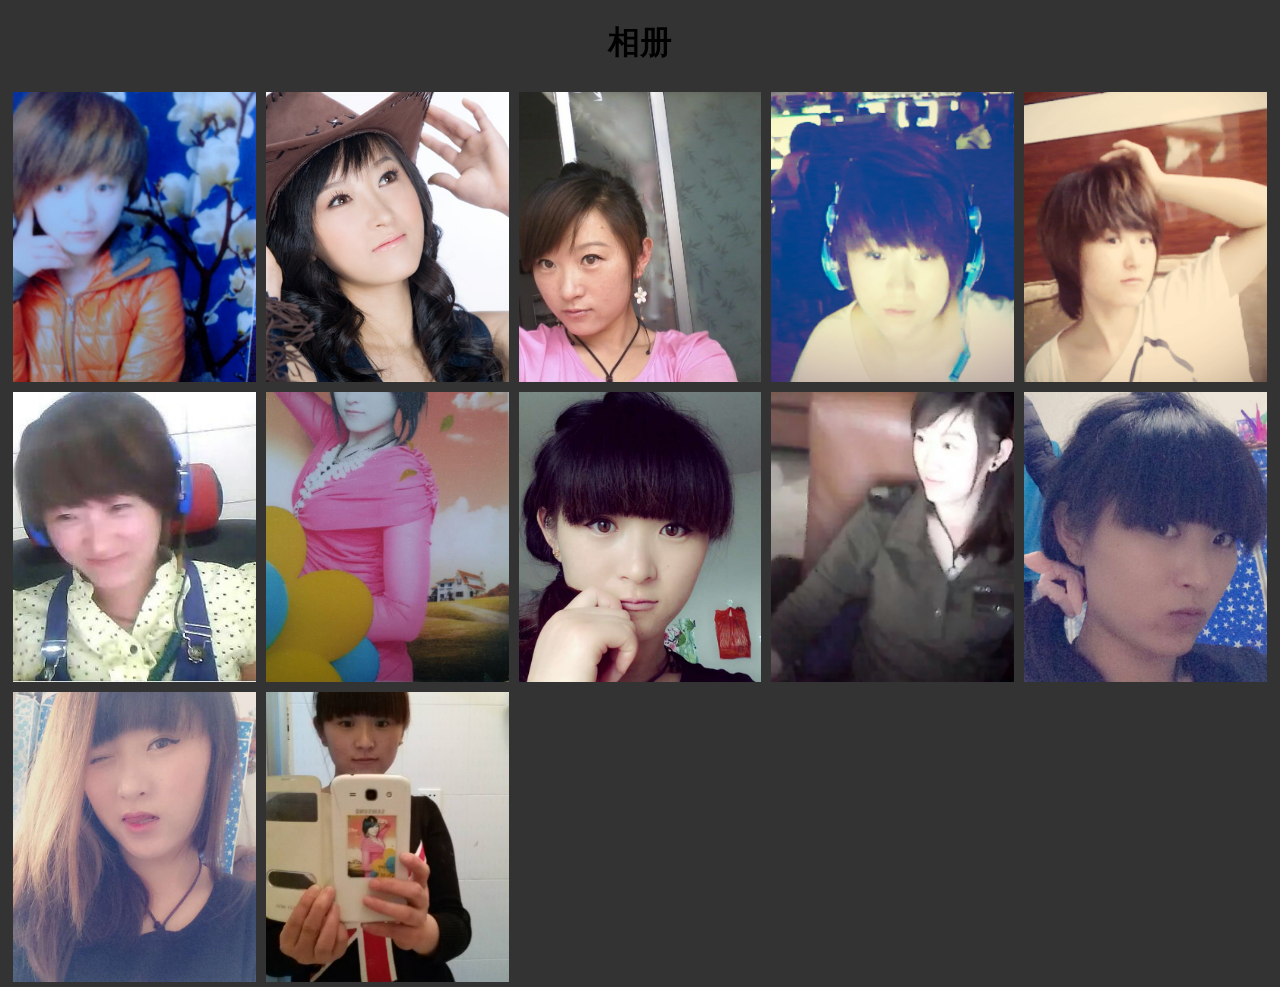
<file: lightbox/index.html>
<!DOCTYPE html>
<!--[if lt IE 7]> <html class="ie ie-6 no-js" lang="en"> <![endif]-->
<!--[if IE 7]> <html class="ie ie-6 no-js" lang="en"> <![endif]-->
<!--[if IE 8]> <html class="ie ie-6 no-js" lang="en"> <![endif]-->
<!--[if IE 9]> <html class="ie ie-6 no-js" lang="en"> <![endif]-->
<!--[if gt IE 9><!--> <html class="no-js" lang="en"> <!--<[endif]-->
<head lang="en">
    <meta charset="UTF-8">
    <meta http-equiv="X-UA-Compatible" content="IE=edge,chrome=1">
    <meta name="viewport" content="width=device-width, initial-scale=1.0">
    <meta name="description" content="CSS3 Lightbox - A CSS-only lightbox" />
    <meta name="keywords" content="css3, lightbox, overlay, effect, images, thumbnails" />
    <meta name="author" content="Codrops" />
    <title>css3-lightbox</title>
    <link rel="shortcut icon" href="../favicon.ico">
</head>
<style>
    body {
        background-color: #333333;
    }
    .contianer {
        height: auto;
        text-align: center;
        
    }
    ul {
        margin: 0;
        padding: 0;
    }
    ul li{
        list-style: none;
        margin: 0;
        padding: 0;
        float: left;
        padding: 5px;
        box-sizing: border-box;
    }
    ul li > a {
        display: block;
        width: 100%;
        height: 100%;
        overflow: hidden;
        position: relative;
        background-position: center center;
        background-repeat: no-repeat;
        background-size: cover;
    }
    ul li > a span {
        display: block;
        opacity: 0;
        width: 100%;
        height: 100%;
        text-align: center;
        line-height: 300px;
        position: absolute;
        top: 0;
        left: 0;
        color: rgba(27,54,81,0.8);
        font-size: 24px;
        font-weight: bold;
        -webkit-transition: opacity 0.3s linear;
        -moz-transition: opacity 0.3s linear;
        -o-transition: opacity 0.3s linear;
        -ms-transition: opacity 0.3s linear;
        transition: opacity 0.3s linear;
    }
    ul li > a:hover span {
        opacity: 1;
    }
    ul li .lightbox {
        position: fixed;
        top: 0;
        left: 0;
        right: 0;
        bottom: 0;
        margin: auto;
        z-index: -1;
        width: 100%;
        height: 100%;
        opacity: 0;
        color: #fff;
        background: rgba(0, 0, 0, 0.9);
        -webkit-transition: all .3s linear;
        -moz-transition: all .3s  linear;
        -ms-transition: all .3s linear;
        -o-transition: all .3s linear;
        transition: all .3s linear;
    }
    ul li .lightbox a {
        position: absolute;
        top: 20px;
        left: 20px;
        font-size: 24px;
        font-weight: bold;
        color: #fff;
        display: none;
    }
    ul li .lightbox p {
        position: absolute;
        text-align: right;
        bottom: 20px;
        left: 20px;
        font-weight: bold;
        display: none;
        margin: 5px auto;
    }
    ul li .lightbox img {
        position: absolute;
        top: 0;
        left: 0;
        right: 0;
        bottom: 0;
        margin: auto;
        max-height: 60%;
        max-width: 60%;
        opacity: 0;
        -webkit-transition: all .9s linear .3s;
        -moz-transition: all .9s linear .3s;
        -ms-transition: all .9s linear .3s;
        -o-transition: all .9s linear .3s;
        transition: all .9s linear .3s;
    }
    ul li .lightbox:target {
        z-index: 1;
        opacity: 1;
    }
    ul li .lightbox:target img {
        max-width: 100%;
        max-height: 100%;
        opacity: 1;
    }
    ul li .lightbox:target a,
    ul li .lightbox:target p {
        display: block;
    }
    @media screen and (max-width: 1400px){
        ul li {
            width: 20%;
            height: 300px;
        }
    }
    @media screen and (max-width: 1024px){
        ul li {
            width: 25%;
            height: 300px;
        }
    }
    @media screen and (max-width: 700px){
        ul li {
            width: 50%;
            height: 300px;
        }
    }
    @media screen and (max-width: 400px){
        ul li {
            width: 100%;
            height: 300px;
        }
    }
</style>
<body id="page">
    <div class="contianer">
        <header>
            <h1>相册</h1>
        </header>
    </div>
    <ul>
        <li>
            <a href="#image-1" style="background-image: url('images/8.jpeg')">
                <span>大丽子</span>
            </a>
            <div id="image-1" class="lightbox">
                <a href="#page">关闭</a>
                <img src="images/8.jpeg" alt=""/>
                <p>那时候的人儿</p>
            </div>
        </li>
        <li>
            <a href="#image-2"  style="background-image: url('images/15.jpeg')">
                <span>大丽子</span>
            </a>
            <div id="image-2" class="lightbox">
                <a href="#page">关闭</a>
                <img src="images/15.jpeg" alt=""/>
                <p>那时候的人儿</p>
            </div>
        </li>
        <li>
            <a href="#image-3"  style="background-image: url('images/psb(14).jpg')">
                <span>大丽子</span>
            </a>
            <div id="image-3" class="lightbox">
                <a href="#page">关闭</a>
                <img src="images/psb(14).jpg" alt=""/>
                <p>那时候的人儿</p>
            </div>
        </li>
        <li>
            <a href="#image-4"  style="background-image: url('images/psb(16).jpg')">
                <span>大丽子</span>
            </a>
            <div id="image-4" class="lightbox">
                <a href="#page">关闭</a>
                <img src="images/psb(16).jpg" alt=""/>
                <p>那时候的人儿</p>
            </div>
        </li>
        <li>
            <a href="#image-5"  style="background-image: url('images/psb(21).jpg')">
                <span>大丽子</span>
            </a>
            <div id="image-5" class="lightbox">
                <a href="#page">关闭</a>
                <img src="images/psb(21).jpg" alt=""/>
                <p>那时候的人儿</p>
            </div>
        </li>
        <li>
            <a href="#image-6"  style="background-image: url('images/psb(26).jpg')">
                <span>大丽子</span>
            </a>
            <div id="image-6" class="lightbox">
                <a href="#page">关闭</a>
                <img src="images/psb(26).jpg" alt=""/>
                <p>那时候的人儿</p>
            </div>
        </li>
        <li>
            <a href="#image-7"  style="background-image: url('images/psb(4).jpg')">
                <span>大丽子</span>
            </a>
            <div id="image-7" class="lightbox">
                <a href="#page">关闭</a>
                <img src="images/psb(4).jpg" alt=""/>
                <p>那时候的人儿</p>
            </div>
        </li>
        <li>
            <a href="#image-8"  style="background-image: url('images/微信图片_20170920142959.jpg')">
                <span>大丽子</span>
            </a>
            <div id="image-8" class="lightbox">
                <a href="#page">关闭</a>
                <img src="images/微信图片_20170920142959.jpg" alt=""/>
                <p>那时候的人儿</p>
            </div>
        </li>
        <li>
            <a href="#image-9"  style="background-image: url('images/微信图片_20170920143003.jpg')">
                <span>大丽子</span>
            </a>
            <div id="image-9" class="lightbox">
                <a href="#page">关闭</a>
                <img src="images/微信图片_20170920143003.jpg" alt=""/>
                <p>那时候的人儿</p>
            </div>
        </li>
        <li>
            <a href="#image-10"  style="background-image: url('images/微信图片_20170920143010.jpg')">
                <span>大丽子</span>
            </a>
            <div id="image-10" class="lightbox">
                <a href="#page">关闭</a>
                <img src="images/微信图片_20170920143010.jpg" alt=""/>
                <p>那时候的人儿</p>
            </div>
        </li>
        <li>
            <a href="#image-11"  style="background-image: url('images/微信图片_20170920143025.jpg')">
                <span>大丽子</span>
            </a>
            <div id="image-11" class="lightbox">
                <a href="#page">关闭</a>
                <img src="images/微信图片_20170920143025.jpg" alt=""/>
                <p>那时候的人儿</p>
            </div>
        </li>
        <li>
        <a href="#image-12"  style="background-image: url('images/微信图片_20170920143058.jpg')">
            <span>大丽子</span>
        </a>
        <div id="image-12" class="lightbox">
            <a href="#page">关闭</a>
            <img src="images/微信图片_20170920143058.jpg" alt=""/>
            <p>那时候的人儿</p>
        </div>
    </li>
    </ul>
</body>
</html>
</file>
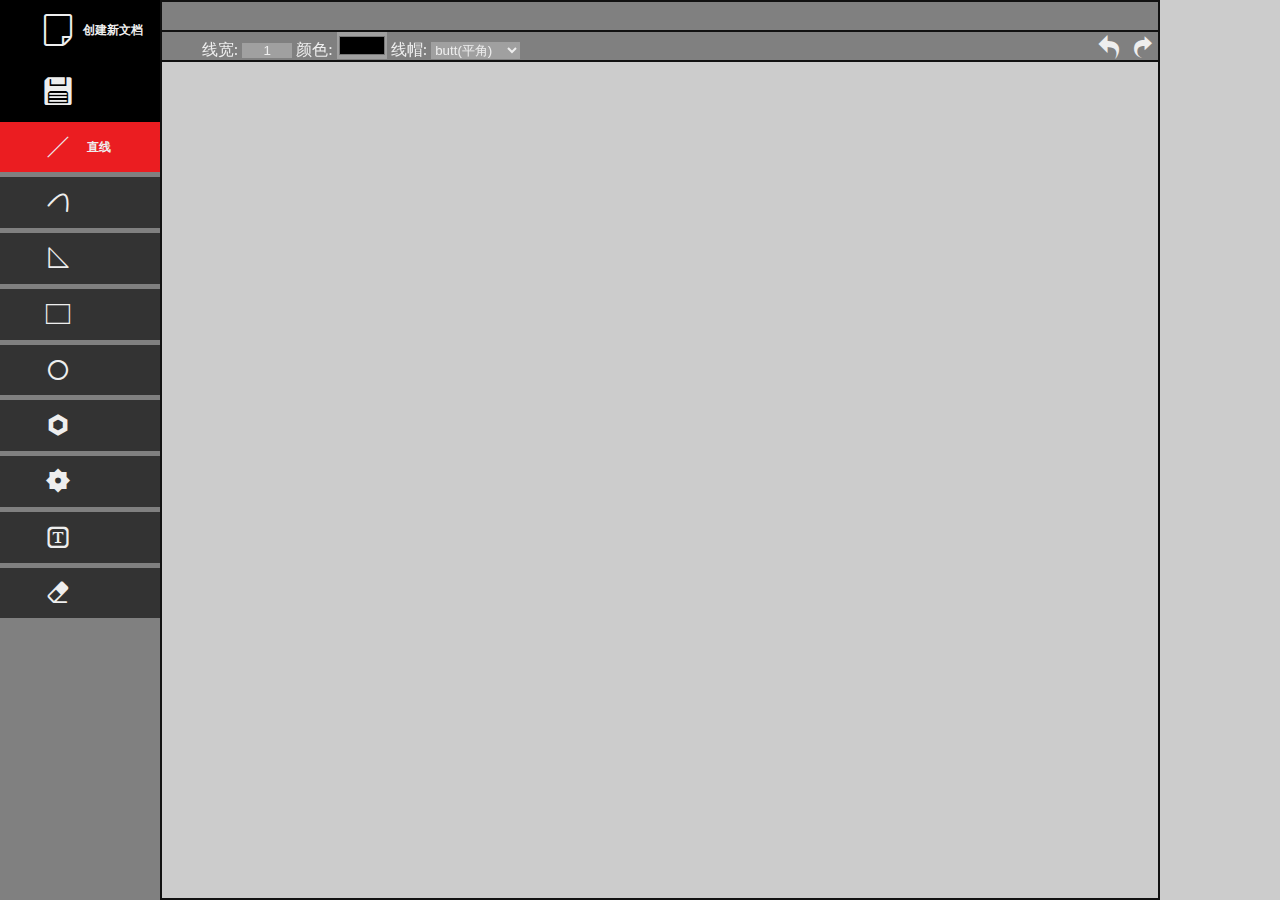
<file: palette/index.html>
<!DOCTYPE html>
<html lang="en">
<head>
  <meta charset="UTF-8">
  <meta name="viewport" content="width=device-width, initial-scale=1.0">
  <meta http-equiv="X-UA-Compatible" content="ie=edge">
  <title>我的画板</title>
  <link rel="stylesheet" href="css/index.css">
  <link rel="stylesheet" href="font/iconfont.css">
  <script src="js/jquery.min.js" charset="utf-8"></script>
  <script src="js/palette.js" charset="utf-8"></script>
  <script src="js/index.js"></script>
</head>
<body>
  <!-- control -->
  <div class="control">
    <ul class="file">
      <li class="create iconfont">
        <span class="icon">&#xe618;</span><span class="tips">创建新文档</span>
      </li>
      <li class="save iconfont">
        <span class="icon">&#xe6b7;</span><span class="tips">保存文档</span>
      </li>
    </ul>
    <ul class="types">
      <li class="line iconfont active" title="直线" data_type="line">
        <span class="icon">&#xe653;</span>
        <span class="tips">直线</span>
      </li>
      <li class="pencil iconfont" title="钢笔" data_type="pencil">
        <span class="icon">&#xe64c;</span>
        <span class="tips">钢笔</span>
      </li>
      <li class="triangle iconfont" title="三角形" data_type="triangle">
        <span class="icon">&#xe705;</span>
        <span class="tips">三角形</span>
      </li>
      <li class="rect iconfont" title="矩形" data_type="rect">
        <span class="icon">&#xe619;</span>
        <span class="tips">矩形</span>
      </li>
      <li class="circle iconfont" title="圆" data_type="circle">
        <span class="icon">&#xe933;</span>
        <span class="tips">圆</span>
      </li>
      <li class="polygon iconfont" title="多边形" data_type="polygon">
        <span class="icon">&#xe617;</span>
        <span class="tips">多边形</span>
      </li>
      <li class="polygons iconfont" title="多角形" data_type="polygons">
        <span class="icon">&#xe7a1;</span>
        <span class="tips">多角形</span>
      </li>
      <li class="text iconfont" title="添加文字" data_type="text">
        <span class="icon">&#xe69a;</span>
        <span class="tips">文字</span>
      </li>
      <li class="eraser iconfont" title="擦除" data_type="eraser">
        <span class="icon">&#xe718;</span>
        <span class="tips">橡皮</span>
      </li>
    </ul>
  </div>



  <!-- main_area -->
  <div class="main_area">
    <ul class="tabs">
      <!-- 新建canvas_tab区域 -->
    </ul>
    <ul class="handle">
      <li class="left">
        <div class="line active">
          线宽: <input type="text" class="lineWidth" value="1">
          颜色: <input type="color" class="strokeStyle" value="#000000">
          线帽: <select class="lineCap" id="">
                  <option value="butt" selected="selected">butt(平角)</option>
                  <option value="round">round(圆角)</option>
                  <option value="squre">butt(平角)</option>
                </select>
        </div>
        <div class="pencil">
          线宽: <input type="text" class="lineWidth" value="1">
          颜色: <input type="color" class="strokeStyle" value="#000000">
          线帽: <select class="lineCap" id="">
                  <option value="butt" selected="selected">butt(平角)</option>
                  <option value="round">round(圆角)</option>
                  <option value="squre">butt(平角)</option>
                </select>
        </div>
        <div class="triangle">
          轮廓: <input type="checkbox" class="stroke" value="stroke" checked="checked">
          <input type="color" class="strokeStyle" value="#000000">
          填充: <input type="checkbox" class="fill" value="fill">
          <input type="color" class="fillStyle" value="#000000">
          线宽: <input type="text" class="lineWidth" value="1">
          角帽: <select class="lineJoin" id="">
                  <option value="miter" selected="selected">miter(尖角)</option>
                  <option value="round">round(圆角)</option>
                  <option value="bevel">bevel(斜角)</option>
                </select>
        </div>
        <div class="rect">
          轮廓: <input type="checkbox" class="stroke" value="stroke" checked="checked">
          <input type="color" class="strokeStyle" value="#000000">
          填充: <input type="checkbox" class="fill" value="fill">
          <input type="color" class="fillStyle" value="#000000">
          线宽: <input type="text" class="lineWidth" value="1">
          角帽: <select class="lineJoin" id="">
                  <option value="miter" selected="selected">miter(尖角)</option>
                  <option value="round">round(圆角)</option>
                  <option value="bevel">bevel(斜角)</option>
                </select>
        </div>
        <div class="circle">
          轮廓: <input type="checkbox" class="stroke" value="stroke" checked="checked">
          <input type="color" class="strokeStyle" value="#000000">
          填充: <input type="checkbox" class="fill" value="fill">
          <input type="color" class="fillStyle" value="#000000">
          线宽: <input type="text" class="lineWidth" value="1">
          角帽: <select class="lineJoin" id="">
                  <option value="miter" selected="selected">miter(尖角)</option>
                  <option value="round">round(圆角)</option>
                  <option value="bevel">bevel(斜角)</option>
                </select>
        </div>
        <div class="polygon">
          轮廓: <input type="checkbox" class="stroke" value="stroke" checked="checked">
          <input type="color" class="strokeStyle" value="#000000">
          填充: <input type="checkbox" class="fill" value="fill">
          <input type="color" class="fillStyle" value="#000000">
          线宽: <input type="text" class="lineWidth" value="1">
          角帽: <select class="lineJoin" id="">
                  <option value="miter" selected="selected">miter(尖角)</option>
                  <option value="round">round(圆角)</option>
                  <option value="bevel">bevel(斜角)</option>
                </select>
          边数: <input type="text" class="polygon_num" value="5">
        </div>
        <div class="polygons">
          轮廓: <input type="checkbox" class="stroke" value="stroke" checked="checked">
          <input type="color" class="strokeStyle" value="#000000">
          填充: <input type="checkbox" class="fill" value="fill">
          <input type="color" class="fillStyle" value="#000000">
          线宽: <input type="text" class="lineWidth" value="1">
          角帽: <select class="lineJoin" id="">
                  <option value="miter" selected="selected">miter(尖角)</option>
                  <option value="round">round(圆角)</option>
                  <option value="bevel">bevel(斜角)</option>
                </select>
          边数: <input type="text" class="polygons_num" value="5">
        </div>
        <div class="text">
          轮廓: <input type="checkbox" class="stroke" value="stroke">
          <input type="color" class="strokeStyle" value="#000000">
          填充: <input type="checkbox" class="fill" value="fill" checked="checked">
          <input type="color" class="fillStyle" value="#000000">
          线宽: <input type="text" class="lineWidth" value="1">
          角帽: <select class="lineJoin" id="">
                  <option value="miter" selected="selected">miter(尖角)</option>
                  <option value="round">round(圆角)</option>
                  <option value="bevel">bevel(斜角)</option>
                </select>
          字体: <select class="font" id="">
                  <option value="Arial" selected="selected">Arial</option>
                </select>
                <select class="font_size" id="">
                        <option value="1px">1px</option>
                        <option value="2px">2px</option>
                        <option value="3px">3px</option>
                        <option value="4px">4px</option>
                        <option value="5px">5px</option>
                        <option value="6px">6px</option>
                        <option value="7px">7px</option>
                        <option value="8px">8px</option>
                        <option value="9px">9px</option>
                        <option value="10px">10px</option>
                        <option value="11px">11px</option>
                        <option value="12px">12px</option>
                        <option value="13px">13px</option>
                        <option value="14px">14px</option>
                        <option value="15px">15px</option>
                        <option value="16px" selected="selected">16px</option>
                        <option value="17px">17px</option>
                        <option value="18px">18px</option>
                        <option value="19px">19px</option>
                        <option value="20px">20px</option>
                        <option value="21px">21px</option>
                        <option value="22px">22px</option>
                        <option value="23px">23px</option>
                        <option value="24px">24px</option>
                        <option value="25px">25px</option>
                        <option value="26px">26px</option>
                        <option value="27px">27px</option>
                        <option value="28px">28px</option>
                        <option value="29px">29px</option>
                        <option value="30px">30px</option>
                        <option value="31px">31px</option>
                        <option value="32px">32px</option>
                        <option value="33px">33px</option>
                        <option value="34px">34px</option>
                        <option value="35px">35px</option>
                        <option value="36px">36px</option>
                        <option value="37px">37px</option>
                        <option value="38px">38px</option>
                        <option value="39px">39px</option>
                        <option value="40px">40px</option>
                        <option value="41px">41px</option>
                        <option value="42px">42px</option>
                        <option value="43px">43px</option>
                        <option value="44px">44px</option>
                        <option value="45px">45px</option>
                        <option value="46px">46px</option>
                        <option value="47px">47px</option>
                        <option value="48px">48px</option>
                        <option value="49px">49px</option>
                        <option value="50px">50px</option>
                </select>
        </div>
        <div class="eraser">
          宽: <input type="text" class="width" value="30">
          长: <input type="text" class="height" value="30">
        </div>
      </li>
      <li class="right">
        <span class="iconfont back">&#xe60a;</span>
        <span class="iconfont next">&#xe716;</span>
      </li>
    </ul>
    <div class="work_area">
      <!-- 新建canvas区域 -->
    </div>
  </div>



  <!-- other -->
  <div class="other">

  </div>





  <!-- create_input -->
  <div class="create_input">
    <div class="box">
      <h1>画布配置</h1>
      <p>宽度:  <input type="text" class="width" value="">   px</p>
      <p>高度:  <input type="text" class="height" value="">   px</p>
      <ul class="btn_box">
        <li class="btn default">默认</li>
        <li class="btn sure">确认</li>
        <li class="btn off">取消</li>
      </ul>
    </div>
  </div>
</body>
</html>
</file>
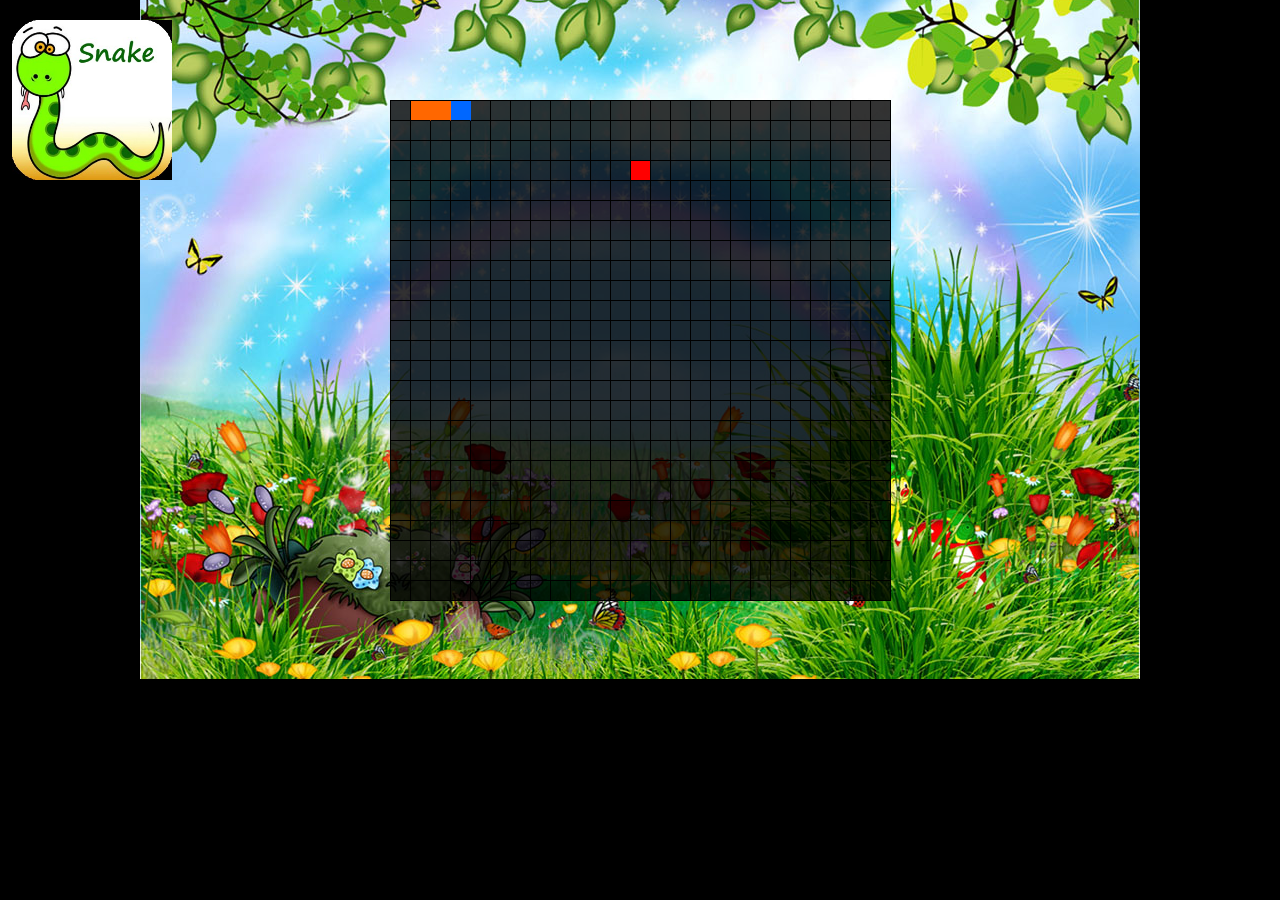
<file: snake/index.html>
<!DOCTYPE HTML PUBLIC "-//W3C//DTD HTML 4.01//EN" "http://www.w3.org/TR/html4/strict.dtd">
<html lang="en">
<head>
  <meta http-equiv="Content-Type" content="text/html;charset=UTF-8">
  <title>贪吃蛇</title>
  <script src="jquery.min.js"></script>
</head>
<style>
  body{
    overflow: hidden;
    background-image: url(images/bg5.jpg);
    background-position: center;
    background-repeat: no-repeat;
    background-color: #000;
  }
  .area{
    width: 500px;
    height: 500px;
    margin: 100px auto 0;
    border-top: 1px solid #000;
    border-left: 1px solid #000;
    background: rgba(0,0,0,.8);
  }
  .block{
    width: 19px;
    height: 19px;
    border-right: 1px solid #000;
    border-bottom: 1px solid #000;
    float: left;
  }
  .snakebody{
    background: #FF6700;
    border-right-color: #FF6700;
  }
  .snakehead{
    background: #0067FF;
    border-right-color: #0067FF;
  }
  .food{
    background: #FF0000;
  }
  .lose{
    width: 100%;
    height: 100%;
    position: absolute;
    top: 0;
    left: 0;
    z-index: 10;
    background: rgba(0,0,0,.9);
  }
  .lose div{
    width: 800px;
    height: 200px;
    line-height: 200px;
    text-align: center;
    border: 10px solid #FF6700;
    position: absolute;
    top: 0;
    left: 0;
    bottom: 0;
    right: 0;
    margin: auto;
    font-size: 108px;
    font-weight: 1000;
    color: #FF0000;
  }
  .logo{
    position: absolute;
    top: 20px;
    left: 12px;
    z-index: 1;
    width: 160px;
  }

</style>
<body>
  <div class="area"></div>
  <img class="logo" src="images/snake==.jpg" alt="">
</body>
</html>
<!-- 脚本 -->
<script>
  var snake_arr = [{x:0,y:0},{x:1,y:0},{x:2,y:0}];
  var snakehead = snake_arr[snake_arr.length-1];
  var dir = "r";
  var t;
  for (var i = 0; i < 25; i++) {
    for (var j = 0; j < 25; j++) {
        $("<div/>").addClass("block").attr("id",j+"_"+i).appendTo(".area");
    };
  };
  function draw_snake(){
    $(".snakebody").removeClass("snakebody");
    $(".snakehead").removeClass("snakehead");
    $.each(snake_arr,function(i,v){
      $("#"+v.x+"_"+v.y).addClass("snakebody")
    });
    $("#"+snakehead.x+"_"+snakehead.y).addClass("snakehead");
  };//draw-snake
  draw_snake();
  function snake_move(){
    switch(dir){
      case "r": snakehead = {x:snakehead.x+1,y: snakehead.y};
      break;
      case "l": snakehead = {x:snakehead.x-1,y: snakehead.y};
      break;
      case "t": snakehead = {x:snakehead.x,y: snakehead.y-1};
      break;
      case "b": snakehead = {x:snakehead.x,y: snakehead.y+1};
      break;
    };//switch
      snake_arr.push(snakehead);
      if ($("#"+snakehead.x+"_"+snakehead.y).hasClass("food")) {
        $(".food").removeClass("food");
        create_food();
      }else{
        snake_arr.shift();
      };
      if ($("#"+snakehead.x+"_"+snakehead.y).length == 0 || $("#"+snakehead.x+"_"+snakehead.y).hasClass("snakebody")) {
        lose();
        clearInterval(t);
      };
      draw_snake();
  };//snake_move

  $(document).keydown(function(e){
    switch(e.keyCode){
      case 65:
      case 37: dir = "l"; break;
      case 87:
      case 38: dir = "t"; break;
      case 68:
      case 39: dir = "r"; break;
      case 83:
      case 40: dir = "b"; break;
    };//switch
  });//keydiwn
  t = setInterval(snake_move,500);
  function create_food(){
    do{
      var num_x = Math.floor(Math.random()*24);
      var num_y = Math.floor(Math.random()*24);
    }while($("#"+num_x+"_"+num_y).hasClass("snakebody"));
    $("#"+num_x+"_"+num_y).addClass("food")
  };//create_food
  create_food();
  function  lose(){
    var lose_jp = $("<div/>");
    $("<div/>").html("You Are Lose").appendTo(lose_jp);
    lose_jp.addClass("lose").appendTo($("body"));
  }

</script>
</file>
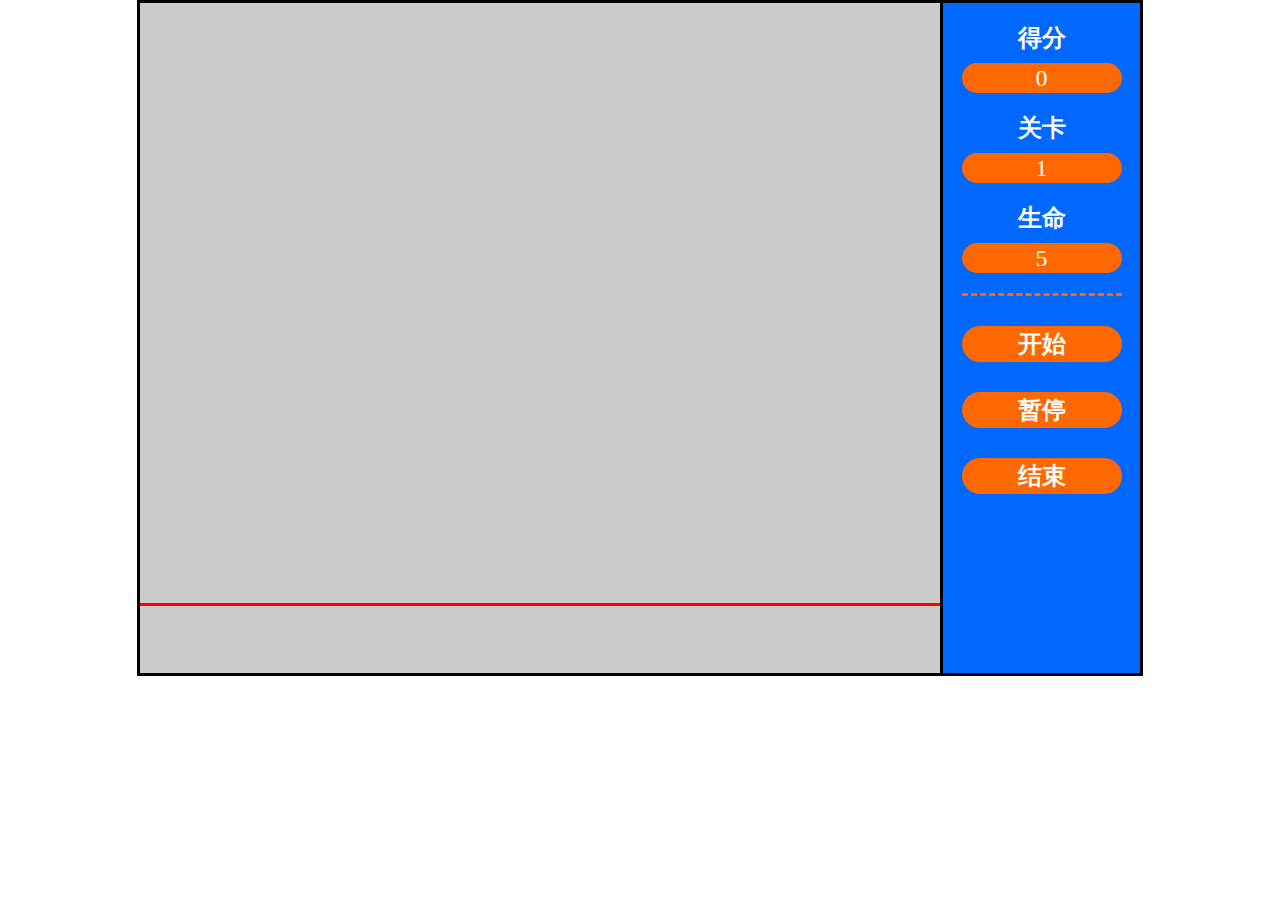
<file: type/index.htm>
<!DOCTYPE HTML PUBLIC "-//W3C//DTD HTML 4.01//EN" "http://www.w3.org/TR/html4/strict.dtd">
<html lang="en">
<head>
  <meta http-equiv="Content-Type" content="text/html;charset=UTF-8">
  <title>Document</title>
  <link rel="stylesheet" href="css/index.css">
  <script type="text/javascript" src="js/animate.js"></script>
  <script type="text/javascript" src="js/function.js"></script>
  <script type="text/javascript" src="js/index.js"></script>
</head>
<body>
  <div id="body">
    <div class="_area">
      <p class="line"></p>
    </div>
    <div class="control">
      <h2>得分</h2>
      <p class="show score">0</p>
      <h2>关卡</h2>
      <p class="show state">1</p>
      <h2>生命</h2>
      <p class="show life">5</p>
      <p class="seprate"></p>
      <input type="button" class="btn start" value="开始">
      <input type="button" class="btn stop" value="暂停">
      <input type="button" class="btn over" value="结束">
    </div>
  </div>
</body>
</html>
</file>
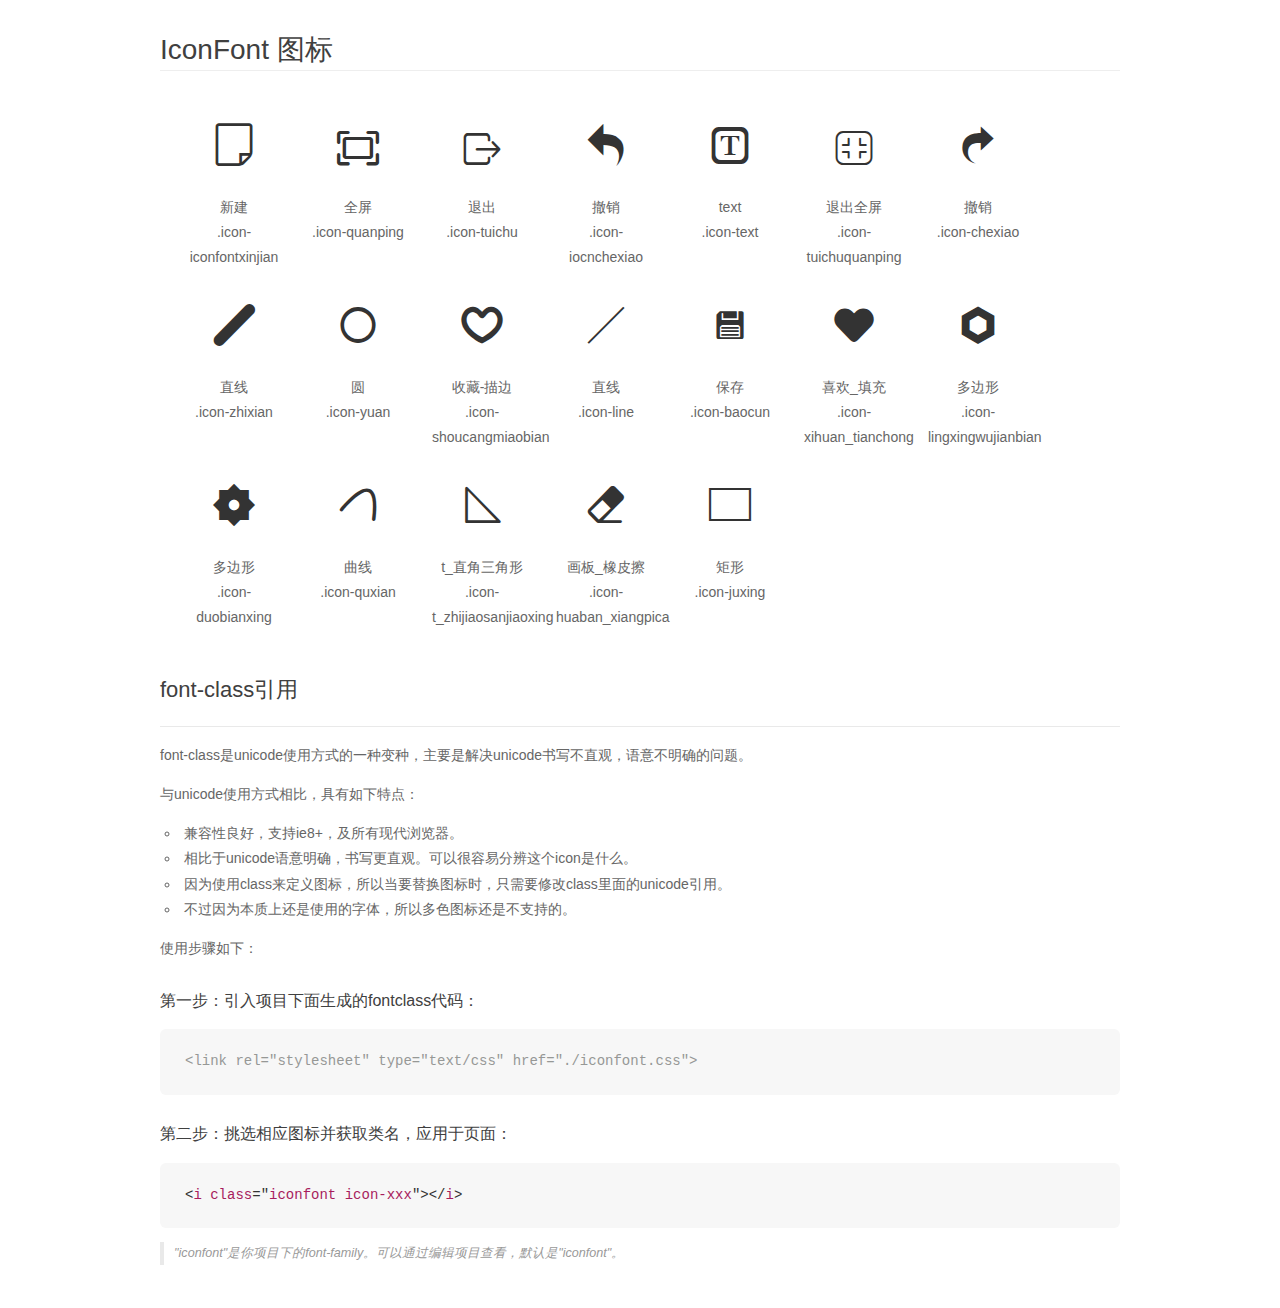
<file: palette/font/demo_fontclass.html>
<!DOCTYPE html>
<html>
<head>
    <meta charset="utf-8"/>
    <title>IconFont</title>
    <link rel="stylesheet" href="demo.css">
    <link rel="stylesheet" href="iconfont.css">
</head>
<body>
    <div class="main markdown">
        <h1>IconFont 图标</h1>
        <ul class="icon_lists clear">
            
                <li>
                <i class="icon iconfont icon-iconfontxinjian"></i>
                    <div class="name">新建</div>
                    <div class="fontclass">.icon-iconfontxinjian</div>
                </li>
            
                <li>
                <i class="icon iconfont icon-quanping"></i>
                    <div class="name">全屏</div>
                    <div class="fontclass">.icon-quanping</div>
                </li>
            
                <li>
                <i class="icon iconfont icon-tuichu"></i>
                    <div class="name">退出</div>
                    <div class="fontclass">.icon-tuichu</div>
                </li>
            
                <li>
                <i class="icon iconfont icon-iocnchexiao"></i>
                    <div class="name">撤销</div>
                    <div class="fontclass">.icon-iocnchexiao</div>
                </li>
            
                <li>
                <i class="icon iconfont icon-text"></i>
                    <div class="name">text</div>
                    <div class="fontclass">.icon-text</div>
                </li>
            
                <li>
                <i class="icon iconfont icon-tuichuquanping"></i>
                    <div class="name">退出全屏</div>
                    <div class="fontclass">.icon-tuichuquanping</div>
                </li>
            
                <li>
                <i class="icon iconfont icon-chexiao"></i>
                    <div class="name">撤销</div>
                    <div class="fontclass">.icon-chexiao</div>
                </li>
            
                <li>
                <i class="icon iconfont icon-zhixian"></i>
                    <div class="name">直线</div>
                    <div class="fontclass">.icon-zhixian</div>
                </li>
            
                <li>
                <i class="icon iconfont icon-yuan"></i>
                    <div class="name">圆</div>
                    <div class="fontclass">.icon-yuan</div>
                </li>
            
                <li>
                <i class="icon iconfont icon-shoucangmiaobian"></i>
                    <div class="name">收藏-描边</div>
                    <div class="fontclass">.icon-shoucangmiaobian</div>
                </li>
            
                <li>
                <i class="icon iconfont icon-line"></i>
                    <div class="name">直线</div>
                    <div class="fontclass">.icon-line</div>
                </li>
            
                <li>
                <i class="icon iconfont icon-baocun"></i>
                    <div class="name">保存</div>
                    <div class="fontclass">.icon-baocun</div>
                </li>
            
                <li>
                <i class="icon iconfont icon-xihuan_tianchong"></i>
                    <div class="name">喜欢_填充</div>
                    <div class="fontclass">.icon-xihuan_tianchong</div>
                </li>
            
                <li>
                <i class="icon iconfont icon-lingxingwujianbian"></i>
                    <div class="name">多边形</div>
                    <div class="fontclass">.icon-lingxingwujianbian</div>
                </li>
            
                <li>
                <i class="icon iconfont icon-duobianxing"></i>
                    <div class="name">多边形</div>
                    <div class="fontclass">.icon-duobianxing</div>
                </li>
            
                <li>
                <i class="icon iconfont icon-quxian"></i>
                    <div class="name">曲线</div>
                    <div class="fontclass">.icon-quxian</div>
                </li>
            
                <li>
                <i class="icon iconfont icon-t_zhijiaosanjiaoxing"></i>
                    <div class="name">t_直角三角形</div>
                    <div class="fontclass">.icon-t_zhijiaosanjiaoxing</div>
                </li>
            
                <li>
                <i class="icon iconfont icon-huaban_xiangpica"></i>
                    <div class="name">画板_橡皮擦</div>
                    <div class="fontclass">.icon-huaban_xiangpica</div>
                </li>
            
                <li>
                <i class="icon iconfont icon-juxing"></i>
                    <div class="name">矩形</div>
                    <div class="fontclass">.icon-juxing</div>
                </li>
            
        </ul>

        <h2 id="font-class-">font-class引用</h2>
        <hr>

        <p>font-class是unicode使用方式的一种变种，主要是解决unicode书写不直观，语意不明确的问题。</p>
        <p>与unicode使用方式相比，具有如下特点：</p>
        <ul>
        <li>兼容性良好，支持ie8+，及所有现代浏览器。</li>
        <li>相比于unicode语意明确，书写更直观。可以很容易分辨这个icon是什么。</li>
        <li>因为使用class来定义图标，所以当要替换图标时，只需要修改class里面的unicode引用。</li>
        <li>不过因为本质上还是使用的字体，所以多色图标还是不支持的。</li>
        </ul>
        <p>使用步骤如下：</p>
        <h3 id="-fontclass-">第一步：引入项目下面生成的fontclass代码：</h3>


        <pre><code class="lang-js hljs javascript"><span class="hljs-comment">&lt;link rel="stylesheet" type="text/css" href="./iconfont.css"&gt;</span></code></pre>
        <h3 id="-">第二步：挑选相应图标并获取类名，应用于页面：</h3>
        <pre><code class="lang-css hljs">&lt;<span class="hljs-selector-tag">i</span> <span class="hljs-selector-tag">class</span>="<span class="hljs-selector-tag">iconfont</span> <span class="hljs-selector-tag">icon-xxx</span>"&gt;&lt;/<span class="hljs-selector-tag">i</span>&gt;</code></pre>
        <blockquote>
        <p>"iconfont"是你项目下的font-family。可以通过编辑项目查看，默认是"iconfont"。</p>
        </blockquote>
    </div>
</body>
</html>
</file>
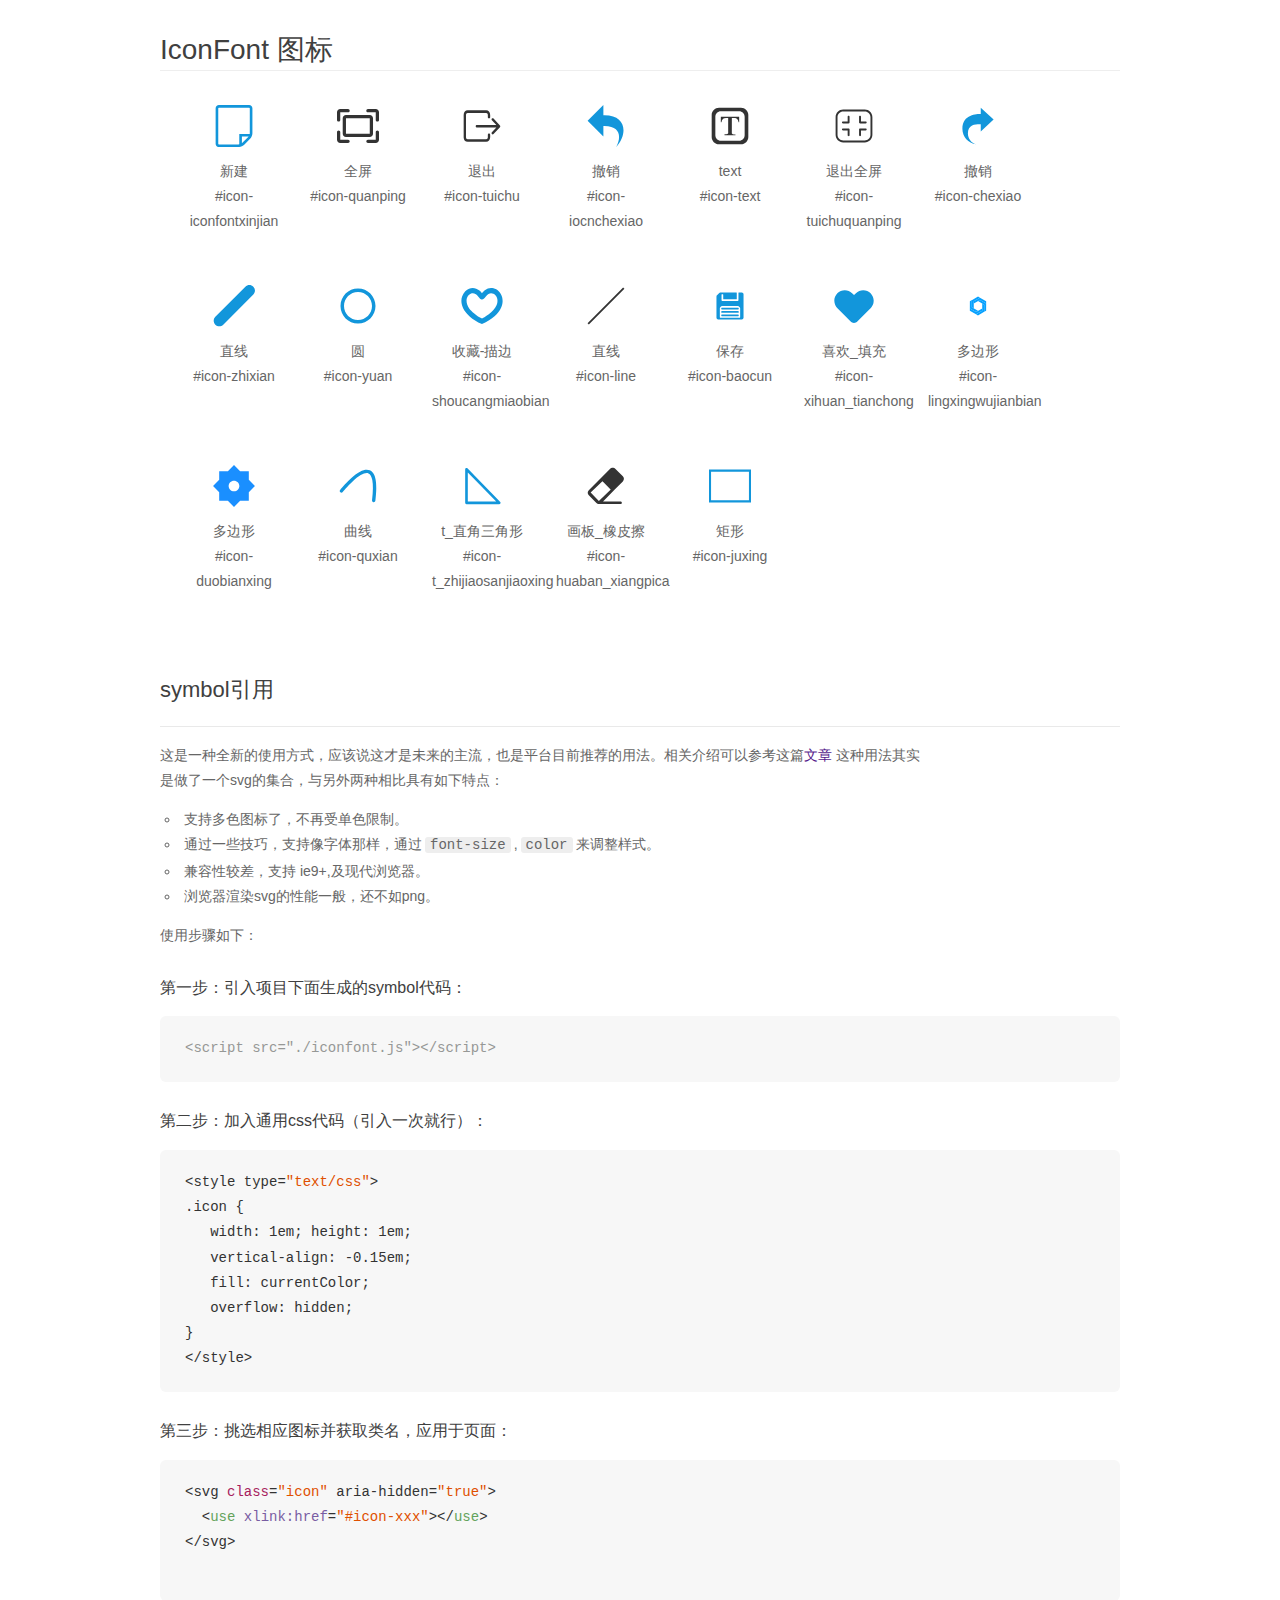
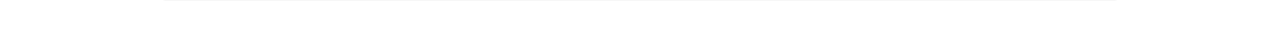
<file: palette/font/demo_symbol.html>
<!DOCTYPE html>
<html>
<head>
    <meta charset="utf-8"/>
    <title>IconFont</title>
    <link rel="stylesheet" href="demo.css">
    <script src="iconfont.js"></script>

    <style type="text/css">
        .icon {
          /* 通过设置 font-size 来改变图标大小 */
          width: 1em; height: 1em;
          /* 图标和文字相邻时，垂直对齐 */
          vertical-align: -0.15em;
          /* 通过设置 color 来改变 SVG 的颜色/fill */
          fill: currentColor;
          /* path 和 stroke 溢出 viewBox 部分在 IE 下会显示
             normalize.css 中也包含这行 */
          overflow: hidden;
        }

    </style>
</head>
<body>
    <div class="main markdown">
        <h1>IconFont 图标</h1>
        <ul class="icon_lists clear">
            
                <li>
                    <svg class="icon" aria-hidden="true">
                        <use xlink:href="#icon-iconfontxinjian"></use>
                    </svg>
                    <div class="name">新建</div>
                    <div class="fontclass">#icon-iconfontxinjian</div>
                </li>
            
                <li>
                    <svg class="icon" aria-hidden="true">
                        <use xlink:href="#icon-quanping"></use>
                    </svg>
                    <div class="name">全屏</div>
                    <div class="fontclass">#icon-quanping</div>
                </li>
            
                <li>
                    <svg class="icon" aria-hidden="true">
                        <use xlink:href="#icon-tuichu"></use>
                    </svg>
                    <div class="name">退出</div>
                    <div class="fontclass">#icon-tuichu</div>
                </li>
            
                <li>
                    <svg class="icon" aria-hidden="true">
                        <use xlink:href="#icon-iocnchexiao"></use>
                    </svg>
                    <div class="name">撤销</div>
                    <div class="fontclass">#icon-iocnchexiao</div>
                </li>
            
                <li>
                    <svg class="icon" aria-hidden="true">
                        <use xlink:href="#icon-text"></use>
                    </svg>
                    <div class="name">text</div>
                    <div class="fontclass">#icon-text</div>
                </li>
            
                <li>
                    <svg class="icon" aria-hidden="true">
                        <use xlink:href="#icon-tuichuquanping"></use>
                    </svg>
                    <div class="name">退出全屏</div>
                    <div class="fontclass">#icon-tuichuquanping</div>
                </li>
            
                <li>
                    <svg class="icon" aria-hidden="true">
                        <use xlink:href="#icon-chexiao"></use>
                    </svg>
                    <div class="name">撤销</div>
                    <div class="fontclass">#icon-chexiao</div>
                </li>
            
                <li>
                    <svg class="icon" aria-hidden="true">
                        <use xlink:href="#icon-zhixian"></use>
                    </svg>
                    <div class="name">直线</div>
                    <div class="fontclass">#icon-zhixian</div>
                </li>
            
                <li>
                    <svg class="icon" aria-hidden="true">
                        <use xlink:href="#icon-yuan"></use>
                    </svg>
                    <div class="name">圆</div>
                    <div class="fontclass">#icon-yuan</div>
                </li>
            
                <li>
                    <svg class="icon" aria-hidden="true">
                        <use xlink:href="#icon-shoucangmiaobian"></use>
                    </svg>
                    <div class="name">收藏-描边</div>
                    <div class="fontclass">#icon-shoucangmiaobian</div>
                </li>
            
                <li>
                    <svg class="icon" aria-hidden="true">
                        <use xlink:href="#icon-line"></use>
                    </svg>
                    <div class="name">直线</div>
                    <div class="fontclass">#icon-line</div>
                </li>
            
                <li>
                    <svg class="icon" aria-hidden="true">
                        <use xlink:href="#icon-baocun"></use>
                    </svg>
                    <div class="name">保存</div>
                    <div class="fontclass">#icon-baocun</div>
                </li>
            
                <li>
                    <svg class="icon" aria-hidden="true">
                        <use xlink:href="#icon-xihuan_tianchong"></use>
                    </svg>
                    <div class="name">喜欢_填充</div>
                    <div class="fontclass">#icon-xihuan_tianchong</div>
                </li>
            
                <li>
                    <svg class="icon" aria-hidden="true">
                        <use xlink:href="#icon-lingxingwujianbian"></use>
                    </svg>
                    <div class="name">多边形</div>
                    <div class="fontclass">#icon-lingxingwujianbian</div>
                </li>
            
                <li>
                    <svg class="icon" aria-hidden="true">
                        <use xlink:href="#icon-duobianxing"></use>
                    </svg>
                    <div class="name">多边形</div>
                    <div class="fontclass">#icon-duobianxing</div>
                </li>
            
                <li>
                    <svg class="icon" aria-hidden="true">
                        <use xlink:href="#icon-quxian"></use>
                    </svg>
                    <div class="name">曲线</div>
                    <div class="fontclass">#icon-quxian</div>
                </li>
            
                <li>
                    <svg class="icon" aria-hidden="true">
                        <use xlink:href="#icon-t_zhijiaosanjiaoxing"></use>
                    </svg>
                    <div class="name">t_直角三角形</div>
                    <div class="fontclass">#icon-t_zhijiaosanjiaoxing</div>
                </li>
            
                <li>
                    <svg class="icon" aria-hidden="true">
                        <use xlink:href="#icon-huaban_xiangpica"></use>
                    </svg>
                    <div class="name">画板_橡皮擦</div>
                    <div class="fontclass">#icon-huaban_xiangpica</div>
                </li>
            
                <li>
                    <svg class="icon" aria-hidden="true">
                        <use xlink:href="#icon-juxing"></use>
                    </svg>
                    <div class="name">矩形</div>
                    <div class="fontclass">#icon-juxing</div>
                </li>
            
        </ul>


        <h2 id="symbol-">symbol引用</h2>
        <hr>

        <p>这是一种全新的使用方式，应该说这才是未来的主流，也是平台目前推荐的用法。相关介绍可以参考这篇<a href="">文章</a>
        这种用法其实是做了一个svg的集合，与另外两种相比具有如下特点：</p>
        <ul>
          <li>支持多色图标了，不再受单色限制。</li>
          <li>通过一些技巧，支持像字体那样，通过<code>font-size</code>,<code>color</code>来调整样式。</li>
          <li>兼容性较差，支持 ie9+,及现代浏览器。</li>
          <li>浏览器渲染svg的性能一般，还不如png。</li>
        </ul>
        <p>使用步骤如下：</p>
        <h3 id="-symbol-">第一步：引入项目下面生成的symbol代码：</h3>
        <pre><code class="lang-js hljs javascript"><span class="hljs-comment">&lt;script src="./iconfont.js"&gt;&lt;/script&gt;</span></code></pre>
        <h3 id="-css-">第二步：加入通用css代码（引入一次就行）：</h3>
        <pre><code class="lang-js hljs javascript">&lt;style type=<span class="hljs-string">"text/css"</span>&gt;
.icon {
   width: <span class="hljs-number">1</span>em; height: <span class="hljs-number">1</span>em;
   vertical-align: <span class="hljs-number">-0.15</span>em;
   fill: currentColor;
   overflow: hidden;
}
&lt;<span class="hljs-regexp">/style&gt;</span></code></pre>
        <h3 id="-">第三步：挑选相应图标并获取类名，应用于页面：</h3>
        <pre><code class="lang-js hljs javascript">&lt;svg <span class="hljs-class"><span class="hljs-keyword">class</span></span>=<span class="hljs-string">"icon"</span> aria-hidden=<span class="hljs-string">"true"</span>&gt;<span class="xml"><span class="hljs-tag">
  &lt;<span class="hljs-name">use</span> <span class="hljs-attr">xlink:href</span>=<span class="hljs-string">"#icon-xxx"</span>&gt;</span><span class="hljs-tag">&lt;/<span class="hljs-name">use</span>&gt;</span>
</span>&lt;<span class="hljs-regexp">/svg&gt;
        </span></code></pre>
    </div>
</body>
</html>
</file>
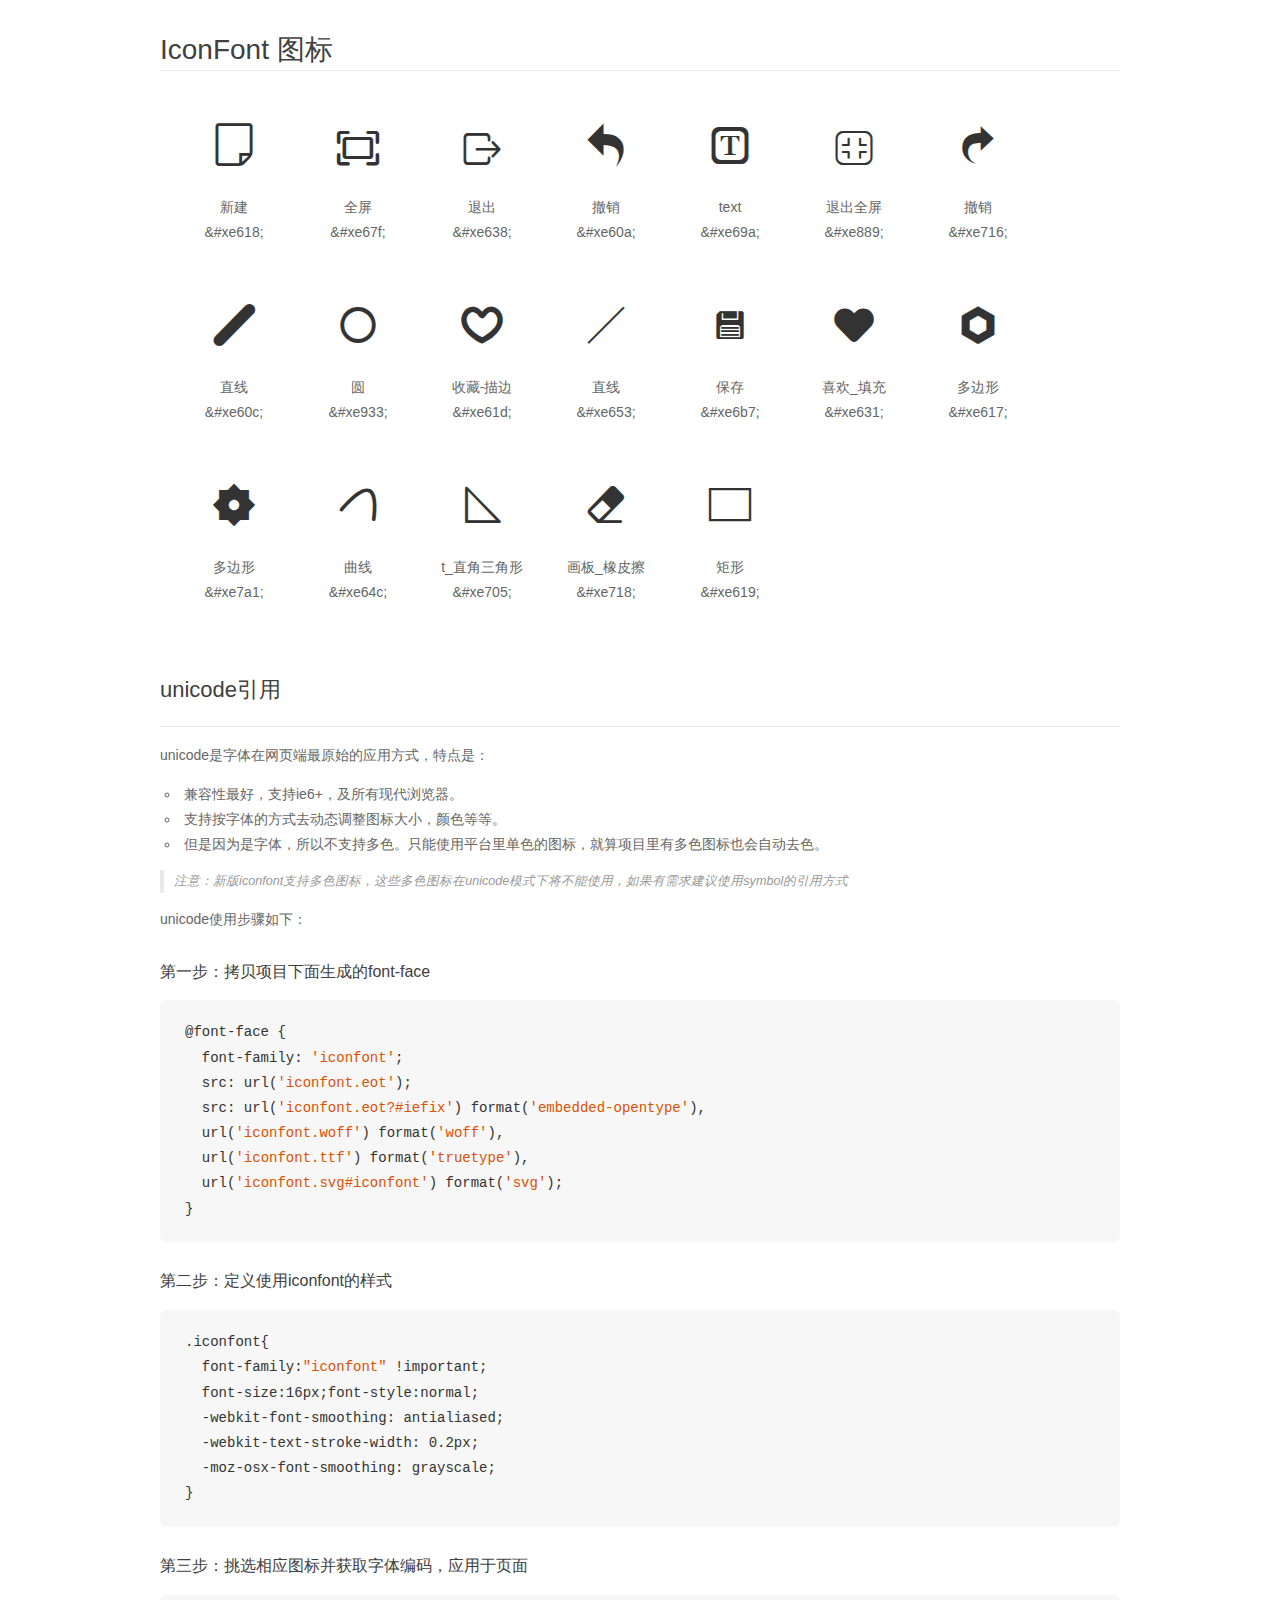
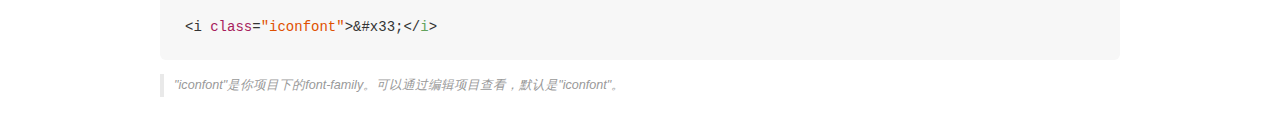
<file: palette/font/demo_unicode.html>
<!DOCTYPE html>
<html>
<head>
    <meta charset="utf-8"/>
    <title>IconFont</title>
    <link rel="stylesheet" href="demo.css">

    <style type="text/css">

        @font-face {font-family: "iconfont";
          src: url('iconfont.eot'); /* IE9*/
          src: url('iconfont.eot#iefix') format('embedded-opentype'), /* IE6-IE8 */
          url('iconfont.woff') format('woff'), /* chrome, firefox */
          url('iconfont.ttf') format('truetype'), /* chrome, firefox, opera, Safari, Android, iOS 4.2+*/
          url('iconfont.svg#iconfont') format('svg'); /* iOS 4.1- */
        }

        .iconfont {
          font-family:"iconfont" !important;
          font-size:16px;
          font-style:normal;
          -webkit-font-smoothing: antialiased;
          -webkit-text-stroke-width: 0.2px;
          -moz-osx-font-smoothing: grayscale;
        }

    </style>
</head>
<body>
    <div class="main markdown">
        <h1>IconFont 图标</h1>
        <ul class="icon_lists clear">
            
                <li>
                <i class="icon iconfont">&#xe618;</i>
                    <div class="name">新建</div>
                    <div class="code">&amp;#xe618;</div>
                </li>
            
                <li>
                <i class="icon iconfont">&#xe67f;</i>
                    <div class="name">全屏</div>
                    <div class="code">&amp;#xe67f;</div>
                </li>
            
                <li>
                <i class="icon iconfont">&#xe638;</i>
                    <div class="name">退出</div>
                    <div class="code">&amp;#xe638;</div>
                </li>
            
                <li>
                <i class="icon iconfont">&#xe60a;</i>
                    <div class="name">撤销</div>
                    <div class="code">&amp;#xe60a;</div>
                </li>
            
                <li>
                <i class="icon iconfont">&#xe69a;</i>
                    <div class="name">text</div>
                    <div class="code">&amp;#xe69a;</div>
                </li>
            
                <li>
                <i class="icon iconfont">&#xe889;</i>
                    <div class="name">退出全屏</div>
                    <div class="code">&amp;#xe889;</div>
                </li>
            
                <li>
                <i class="icon iconfont">&#xe716;</i>
                    <div class="name">撤销</div>
                    <div class="code">&amp;#xe716;</div>
                </li>
            
                <li>
                <i class="icon iconfont">&#xe60c;</i>
                    <div class="name">直线</div>
                    <div class="code">&amp;#xe60c;</div>
                </li>
            
                <li>
                <i class="icon iconfont">&#xe933;</i>
                    <div class="name">圆</div>
                    <div class="code">&amp;#xe933;</div>
                </li>
            
                <li>
                <i class="icon iconfont">&#xe61d;</i>
                    <div class="name">收藏-描边</div>
                    <div class="code">&amp;#xe61d;</div>
                </li>
            
                <li>
                <i class="icon iconfont">&#xe653;</i>
                    <div class="name">直线</div>
                    <div class="code">&amp;#xe653;</div>
                </li>
            
                <li>
                <i class="icon iconfont">&#xe6b7;</i>
                    <div class="name">保存</div>
                    <div class="code">&amp;#xe6b7;</div>
                </li>
            
                <li>
                <i class="icon iconfont">&#xe631;</i>
                    <div class="name">喜欢_填充</div>
                    <div class="code">&amp;#xe631;</div>
                </li>
            
                <li>
                <i class="icon iconfont">&#xe617;</i>
                    <div class="name">多边形</div>
                    <div class="code">&amp;#xe617;</div>
                </li>
            
                <li>
                <i class="icon iconfont">&#xe7a1;</i>
                    <div class="name">多边形</div>
                    <div class="code">&amp;#xe7a1;</div>
                </li>
            
                <li>
                <i class="icon iconfont">&#xe64c;</i>
                    <div class="name">曲线</div>
                    <div class="code">&amp;#xe64c;</div>
                </li>
            
                <li>
                <i class="icon iconfont">&#xe705;</i>
                    <div class="name">t_直角三角形</div>
                    <div class="code">&amp;#xe705;</div>
                </li>
            
                <li>
                <i class="icon iconfont">&#xe718;</i>
                    <div class="name">画板_橡皮擦</div>
                    <div class="code">&amp;#xe718;</div>
                </li>
            
                <li>
                <i class="icon iconfont">&#xe619;</i>
                    <div class="name">矩形</div>
                    <div class="code">&amp;#xe619;</div>
                </li>
            
        </ul>
        <h2 id="unicode-">unicode引用</h2>
        <hr>

        <p>unicode是字体在网页端最原始的应用方式，特点是：</p>
        <ul>
        <li>兼容性最好，支持ie6+，及所有现代浏览器。</li>
        <li>支持按字体的方式去动态调整图标大小，颜色等等。</li>
        <li>但是因为是字体，所以不支持多色。只能使用平台里单色的图标，就算项目里有多色图标也会自动去色。</li>
        </ul>
        <blockquote>
        <p>注意：新版iconfont支持多色图标，这些多色图标在unicode模式下将不能使用，如果有需求建议使用symbol的引用方式</p>
        </blockquote>
        <p>unicode使用步骤如下：</p>
        <h3 id="-font-face">第一步：拷贝项目下面生成的font-face</h3>
        <pre><code class="lang-js hljs javascript">@font-face {
  font-family: <span class="hljs-string">'iconfont'</span>;
  src: url(<span class="hljs-string">'iconfont.eot'</span>);
  src: url(<span class="hljs-string">'iconfont.eot?#iefix'</span>) format(<span class="hljs-string">'embedded-opentype'</span>),
  url(<span class="hljs-string">'iconfont.woff'</span>) format(<span class="hljs-string">'woff'</span>),
  url(<span class="hljs-string">'iconfont.ttf'</span>) format(<span class="hljs-string">'truetype'</span>),
  url(<span class="hljs-string">'iconfont.svg#iconfont'</span>) format(<span class="hljs-string">'svg'</span>);
}
</code></pre>
        <h3 id="-iconfont-">第二步：定义使用iconfont的样式</h3>
        <pre><code class="lang-js hljs javascript">.iconfont{
  font-family:<span class="hljs-string">"iconfont"</span> !important;
  font-size:<span class="hljs-number">16</span>px;font-style:normal;
  -webkit-font-smoothing: antialiased;
  -webkit-text-stroke-width: <span class="hljs-number">0.2</span>px;
  -moz-osx-font-smoothing: grayscale;
}
</code></pre>
        <h3 id="-">第三步：挑选相应图标并获取字体编码，应用于页面</h3>
        <pre><code class="lang-js hljs javascript">&lt;i <span class="hljs-class"><span class="hljs-keyword">class</span></span>=<span class="hljs-string">"iconfont"</span>&gt;&amp;#x33;<span class="xml"><span class="hljs-tag">&lt;/<span class="hljs-name">i</span>&gt;</span></span></code></pre>

        <blockquote>
        <p>"iconfont"是你项目下的font-family。可以通过编辑项目查看，默认是"iconfont"。</p>
        </blockquote>
    </div>


</body>
</html>
</file>
<file: palette/css/index.css>
body,
input,
ul,
li {
  margin: 0;
  padding: 0;
  list-style: none;
}
* {
  box-sizing: border-box;
  -webkit-user-select: none;
  -moz-user-select: none;
  -ms-user-select: none;
  transition: all .2s;
}
html {
  height: 100%;
}
body {
  height: 100%;
  overflow: hidden;
  background: #ccc;
}
div.control {
  position: fixed;
  top: 0;
  left: 0;
  width: 160px;
  height: 100%;
  background: #808080;
  font-size: 32px;
}
div.control ul.file {
  width: 100%;
  background: #000;
  color: #eee;
}
div.control ul.file li {
  padding-left: 20%;
  line-height: 60px;
}
div.control ul.file li span {
  display: inline-block;
  cursor: pointer;
}
div.control ul.file li span.icon {
  width: 40%;
  font-size: 32px;
  text-align: center;
  vertical-align: middle;
}
div.control ul.file li span.tips {
  display: none;
  width: 60%;
  font-size: 12px;
  font-weight: bold;
  vertical-align: middle;
}
div.control ul.file li.save .icon {
  font-size: 42px;
}
div.control ul.file li:hover span.tips {
  display: inline-block;
}
div.control ul.types {
  height: auto;
}
div.control ul.types li {
  padding-left: 20%;
  line-height: 50px;
  margin-bottom: 5px;
  background: #333;
  color: #eee;
}
div.control ul.types li span {
  display: inline-block;
  cursor: pointer;
}
div.control ul.types li span.icon {
  width: 40%;
  font-size: 24px;
  text-align: center;
  vertical-align: middle;
}
div.control ul.types li span.tips {
  display: none;
  width: 40%;
  font-size: 12px;
  font-weight: bold;
  vertical-align: middle;
}
div.control ul.types li:hover {
  background: #eb1d21;
}
div.control ul.types li:hover span.tips {
  display: inline-block;
}
div.control ul.types li.active {
  background: #eb1d21;
}
div.control ul.types li.active span.tips {
  display: inline-block;
}
div.main_area {
  position: fixed;
  top: 0;
  left: 160px;
  width: 1000px;
  height: 100%;
  border: 2px solid #111;
}
div.main_area ul.tabs {
  width: 100%;
  height: 30px;
  background: #808080;
  border-bottom: 2px solid #111;
  overflow: hidden;
}
div.main_area ul.tabs li.tab {
  float: left;
  color: #eee;
  font-size: 16px;
  font-weight: bold;
  line-height: 30px;
  padding: 0 1em;
  cursor: pointer;
}
div.main_area ul.tabs li.tab.now {
  background: #eb1d21;
}
div.main_area ul.tabs li.tab:hover {
  background: #eb1d21;
}
div.main_area ul.handle {
  height: 30px;
  line-height: 24px;
  background: #808080;
  border-bottom: 2px solid #111;
}
div.main_area ul.handle .right {
  float: right;
}
div.main_area ul.handle .right span {
  display: inline-block;
  text-align: center;
  width: 30px;
  height: 30px;
  font-size: 24px;
  line-height: 30px;
  color: #eee;
  cursor: pointer;
}
div.main_area ul.handle .right span:hover {
  background: #eb1d21;
}
div.main_area ul.handle .left {
  float: left;
  width: 80%;
  position: relative;
}
div.main_area ul.handle .left div {
  display: none;
  position: absolute;
  top: 0;
  left: 0;
  width: 100%;
  padding-left: 5%;
  color: #eee;
  line-height: 30px;
}
div.main_area ul.handle .left div input {
  width: 50px;
  background: #a0a0a0;
  color: #eee;
  border: none;
  text-align: center;
  vertical-align: baseline;
}
div.main_area ul.handle .left div select {
  background: #a0a0a0;
  color: #eee;
  border: none;
  vertical-align: baseline;
}
div.main_area ul.handle .left div.active {
  display: block;
}
div.main_area div.work_area {
  position: relative;
  width: 100%;
  overflow: auto;
}
div.main_area div.work_area .canvas_box {
  display: none;
  position: absolute;
  top: 0;
  left: 0;
  background: #fff;
}
div.main_area div.work_area .canvas_box.now {
  display: block;
}
div.main_area div.work_area .canvas_box canvas {
  position: absolute;
  top: 0;
  left: 0;
  z-index: 0;
}
div.main_area div.work_area .canvas_box .mask {
  position: absolute;
  top: 0;
  left: 0;
  z-index: 10;
}
div.create_input {
  display: none;
  position: fixed;
  top: 0;
  left: 0;
  z-index: 9999999;
  width: 100%;
  height: 100%;
  background: rgba(0, 0, 0, 0.8);
}
div.create_input div.box {
  position: absolute;
  top: 50%;
  left: 50%;
  width: 356px;
  height: 252px;
  background: #808080;
  margin-left: -13%;
  margin-top: -10%;
  padding: 20px;
  color: #eee;
  font-weight: bold;
  font-size: 16px;
}
div.create_input div.box .btn_box {
  text-align: justify;
  height: 30px;
  line-height: 30px;
}
div.create_input div.box .btn_box::after {
  display: inline-block;
  width: 100%;
  content: "";
  height: 0;
  line-height: 0;
}
div.create_input div.box .btn_box .btn {
  display: inline-block;
  height: 30px;
  line-height: 30px;
  padding: 0 1em;
  background: #333;
  color: #eee;
  font-weight: bold;
  cursor: pointer;
}
div.create_input div.box .btn_box .btn:hover {
  background: #eb1d21;
}
div.create_input div.box p input {
  background: #333;
  width: 100px;
  border: 0;
  color: #eee;
  line-height: 30px;
  padding-left: 1em;
}
</file>
<file: palette/font/iconfont.css>
@font-face {font-family: "iconfont";
  src: url('iconfont.eot?t=1487317257481'); /* IE9*/
  src: url('iconfont.eot?t=1487317257481#iefix') format('embedded-opentype'), /* IE6-IE8 */
  url('iconfont.woff?t=1487317257481') format('woff'), /* chrome, firefox */
  url('iconfont.ttf?t=1487317257481') format('truetype'), /* chrome, firefox, opera, Safari, Android, iOS 4.2+*/
  url('iconfont.svg?t=1487317257481#iconfont') format('svg'); /* iOS 4.1- */
}

.iconfont {
  font-family:"iconfont" !important;
  font-size:16px;
  font-style:normal;
  -webkit-font-smoothing: antialiased;
  -moz-osx-font-smoothing: grayscale;
}

.icon-iconfontxinjian:before { content: "\e618"; }

.icon-quanping:before { content: "\e67f"; }

.icon-tuichu:before { content: "\e638"; }

.icon-iocnchexiao:before { content: "\e60a"; }

.icon-text:before { content: "\e69a"; }

.icon-tuichuquanping:before { content: "\e889"; }

.icon-chexiao:before { content: "\e716"; }

.icon-zhixian:before { content: "\e60c"; }

.icon-yuan:before { content: "\e933"; }

.icon-shoucangmiaobian:before { content: "\e61d"; }

.icon-line:before { content: "\e653"; }

.icon-baocun:before { content: "\e6b7"; }

.icon-xihuan_tianchong:before { content: "\e631"; }

.icon-lingxingwujianbian:before { content: "\e617"; }

.icon-duobianxing:before { content: "\e7a1"; }

.icon-quxian:before { content: "\e64c"; }

.icon-t_zhijiaosanjiaoxing:before { content: "\e705"; }

.icon-huaban_xiangpica:before { content: "\e718"; }

.icon-juxing:before { content: "\e619"; }
</file>
<file: type/css/index.css>
/*
* @Author: Administrator
* @Date:   2016-11-25 14:06:27
* @Last Modified by:   Administrator
* @Last Modified time: 2016-12-22 10:41:57
*/
*{
  margin: 0;
  padding: 0;
}
body{
  overflow: hidden;
}
#body{
  width: 1000px;
  height: 670px;
  margin: auto;
  background: #CCCCCC;
  border: 3px solid #000000;
}
#body ._area{
  width: 800px;
  height: 100%;
  border-right: 3px solid #000000;
  float: left;
  position: relative;
}
#body ._area .line{
  width: 800px;
  height: 3px;
  background: #FF0000;
  position: absolute;
  top: 600px;left: 0;
}
#body .control{
  width: 197px;
  height: 650px;
  padding-top: 20px;
  float: left;
  background: #0067FF;
}
#body .control h2{
  width: 100%;
  height: 30px;
  text-align: center;
  line-height: 30px;
  color: #FFFF;
  font-size: 24px;
  font-weight: bold;
  margin-bottom: 10px;
}
#body .control .show{
  width: 160px;
  height: 30px;
  text-align: center;line-height: 30px;
  font-size: 24px;
  color: #FFF;
  background: #FF6700;
  border-radius: 15px;
  margin: 0 auto;
  margin-bottom: 20px;
}
#body .control .seprate{
  width: 160px;
  margin: 0 auto;
  border-top: 3px dashed #FF6700;
  margin: 10px auto;
}
#body .control .btn{
  display: block;
  width: 160px;
  text-align: center;
  margin: 30px auto;
  height: 36px;
  line-height: 36px;
  font-size: 24px;
  color: #FFF;
  background: #FF6700;
  font-weight: bold;
  border: none;
  border-radius: 18px;
}
.letter{
  width: 78px;height: 78px;
  text-align: center;line-height: 78px;
  font-size: 56px;font-weight: bold;color: #0067FF;
  background: #FF6700;
  border:2px solid #FFFFFF;
  position: absolute;
}
  .lose{
    width: 100%;
    height: 100%;
    position: absolute;
    top: 0;
    left: 0;
    z-index: 10;
    background: rgba(0,0,0,.9);
  }
  .lose div{
    width: 800px;
    height: 200px;
    line-height: 200px;
    text-align: center;
    border: 10px solid #FF6700;
    position: absolute;
    top: 0;
    left: 0;
    bottom: 0;
    right: 0;
    margin: auto;
    font-size: 108px;
    font-weight: 1000;
    color: #FF0000;
  }
</file>
<file: palette/font/demo.css>
*{margin: 0;padding: 0;list-style: none;}
/*
KISSY CSS Reset
理念：1. reset 的目的不是清除浏览器的默认样式，这仅是部分工作。清除和重置是紧密不可分的。
2. reset 的目的不是让默认样式在所有浏览器下一致，而是减少默认样式有可能带来的问题。
3. reset 期望提供一套普适通用的基础样式。但没有银弹，推荐根据具体需求，裁剪和修改后再使用。
特色：1. 适应中文；2. 基于最新主流浏览器。
维护：玉伯<lifesinger@gmail.com>, 正淳<ragecarrier@gmail.com>
 */

/** 清除内外边距 **/
body, h1, h2, h3, h4, h5, h6, hr, p, blockquote, /* structural elements 结构元素 */
dl, dt, dd, ul, ol, li, /* list elements 列表元素 */
pre, /* text formatting elements 文本格式元素 */
form, fieldset, legend, button, input, textarea, /* form elements 表单元素 */
th, td /* table elements 表格元素 */ {
  margin: 0;
  padding: 0;
}

/** 设置默认字体 **/
body,
button, input, select, textarea /* for ie */ {
  font: 12px/1.5 tahoma, arial, \5b8b\4f53, sans-serif;
}
h1, h2, h3, h4, h5, h6 { font-size: 100%; }
address, cite, dfn, em, var { font-style: normal; } /* 将斜体扶正 */
code, kbd, pre, samp { font-family: courier new, courier, monospace; } /* 统一等宽字体 */
small { font-size: 12px; } /* 小于 12px 的中文很难阅读，让 small 正常化 */

/** 重置列表元素 **/
ul, ol { list-style: none; }

/** 重置文本格式元素 **/
a { text-decoration: none; }
a:hover { text-decoration: underline; }


/** 重置表单元素 **/
legend { color: #000; } /* for ie6 */
fieldset, img { border: 0; } /* img 搭车：让链接里的 img 无边框 */
button, input, select, textarea { font-size: 100%; } /* 使得表单元素在 ie 下能继承字体大小 */
/* 注：optgroup 无法扶正 */

/** 重置表格元素 **/
table { border-collapse: collapse; border-spacing: 0; }

/* 清除浮动 */
.ks-clear:after, .clear:after {
  content: '\20';
  display: block;
  height: 0;
  clear: both;
}
.ks-clear, .clear {
  *zoom: 1;
}

.main {
  padding: 30px 100px;
width: 960px;
margin: 0 auto;
}
.main h1{font-size:36px; color:#333; text-align:left;margin-bottom:30px; border-bottom: 1px solid #eee;}

.helps{margin-top:40px;}
.helps pre{
  padding:20px;
  margin:10px 0;
  border:solid 1px #e7e1cd;
  background-color: #fffdef;
  overflow: auto;
}

.icon_lists{
  width: 100% !important;

}

.icon_lists li{
  float:left;
  width: 100px;
  height:180px;
  text-align: center;
  list-style: none !important;
}
.icon_lists .icon{
  font-size: 42px;
  line-height: 100px;
  margin: 10px 0;
  color:#333;
  -webkit-transition: font-size 0.25s ease-out 0s;
  -moz-transition: font-size 0.25s ease-out 0s;
  transition: font-size 0.25s ease-out 0s;

}
.icon_lists .icon:hover{
  font-size: 100px;
}



.markdown {
  color: #666;
  font-size: 14px;
  line-height: 1.8;
}

.highlight {
  line-height: 1.5;
}

.markdown img {
  vertical-align: middle;
  max-width: 100%;
}

.markdown h1 {
  color: #404040;
  font-weight: 500;
  line-height: 40px;
  margin-bottom: 24px;
}

.markdown h2,
.markdown h3,
.markdown h4,
.markdown h5,
.markdown h6 {
  color: #404040;
  margin: 1.6em 0 0.6em 0;
  font-weight: 500;
  clear: both;
}

.markdown h1 {
  font-size: 28px;
}

.markdown h2 {
  font-size: 22px;
}

.markdown h3 {
  font-size: 16px;
}

.markdown h4 {
  font-size: 14px;
}

.markdown h5 {
  font-size: 12px;
}

.markdown h6 {
  font-size: 12px;
}

.markdown hr {
  height: 1px;
  border: 0;
  background: #e9e9e9;
  margin: 16px 0;
  clear: both;
}

.markdown p,
.markdown pre {
  margin: 1em 0;
}

.markdown > p,
.markdown > blockquote,
.markdown > .highlight,
.markdown > ol,
.markdown > ul {
  width: 80%;
}

.markdown ul > li {
  list-style: circle;
}

.markdown > ul li,
.markdown blockquote ul > li {
  margin-left: 20px;
  padding-left: 4px;
}

.markdown > ul li p,
.markdown > ol li p {
  margin: 0.6em 0;
}

.markdown ol > li {
  list-style: decimal;
}

.markdown > ol li,
.markdown blockquote ol > li {
  margin-left: 20px;
  padding-left: 4px;
}

.markdown code {
  margin: 0 3px;
  padding: 0 5px;
  background: #eee;
  border-radius: 3px;
}

.markdown pre {
  border-radius: 6px;
  background: #f7f7f7;
  padding: 20px;
}

.markdown pre code {
  border: none;
  background: #f7f7f7;
  margin: 0;
}

.markdown strong,
.markdown b {
  font-weight: 600;
}

.markdown > table {
  border-collapse: collapse;
  border-spacing: 0px;
  empty-cells: show;
  border: 1px solid #e9e9e9;
  width: 95%;
  margin-bottom: 24px;
}

.markdown > table th {
  white-space: nowrap;
  color: #333;
  font-weight: 600;

}

.markdown > table th,
.markdown > table td {
  border: 1px solid #e9e9e9;
  padding: 8px 16px;
  text-align: left;
}

.markdown > table th {
  background: #F7F7F7;
}

.markdown blockquote {
  font-size: 90%;
  color: #999;
  border-left: 4px solid #e9e9e9;
  padding-left: 0.8em;
  margin: 1em 0;
  font-style: italic;
}

.markdown blockquote p {
  margin: 0;
}

.markdown .anchor {
  opacity: 0;
  transition: opacity 0.3s ease;
  margin-left: 8px;
}

.markdown .waiting {
  color: #ccc;
}

.markdown h1:hover .anchor,
.markdown h2:hover .anchor,
.markdown h3:hover .anchor,
.markdown h4:hover .anchor,
.markdown h5:hover .anchor,
.markdown h6:hover .anchor {
  opacity: 1;
  display: inline-block;
}

.markdown > br,
.markdown > p > br {
  clear: both;
}


.hljs {
  display: block;
  background: white;
  padding: 0.5em;
  color: #333333;
  overflow-x: auto;
}

.hljs-comment,
.hljs-meta {
  color: #969896;
}

.hljs-string,
.hljs-variable,
.hljs-template-variable,
.hljs-strong,
.hljs-emphasis,
.hljs-quote {
  color: #df5000;
}

.hljs-keyword,
.hljs-selector-tag,
.hljs-type {
  color: #a71d5d;
}

.hljs-literal,
.hljs-symbol,
.hljs-bullet,
.hljs-attribute {
  color: #0086b3;
}

.hljs-section,
.hljs-name {
  color: #63a35c;
}

.hljs-tag {
  color: #333333;
}

.hljs-title,
.hljs-attr,
.hljs-selector-id,
.hljs-selector-class,
.hljs-selector-attr,
.hljs-selector-pseudo {
  color: #795da3;
}

.hljs-addition {
  color: #55a532;
  background-color: #eaffea;
}

.hljs-deletion {
  color: #bd2c00;
  background-color: #ffecec;
}

.hljs-link {
  text-decoration: underline;
}

pre{
  background: #fff;
}
</file>
